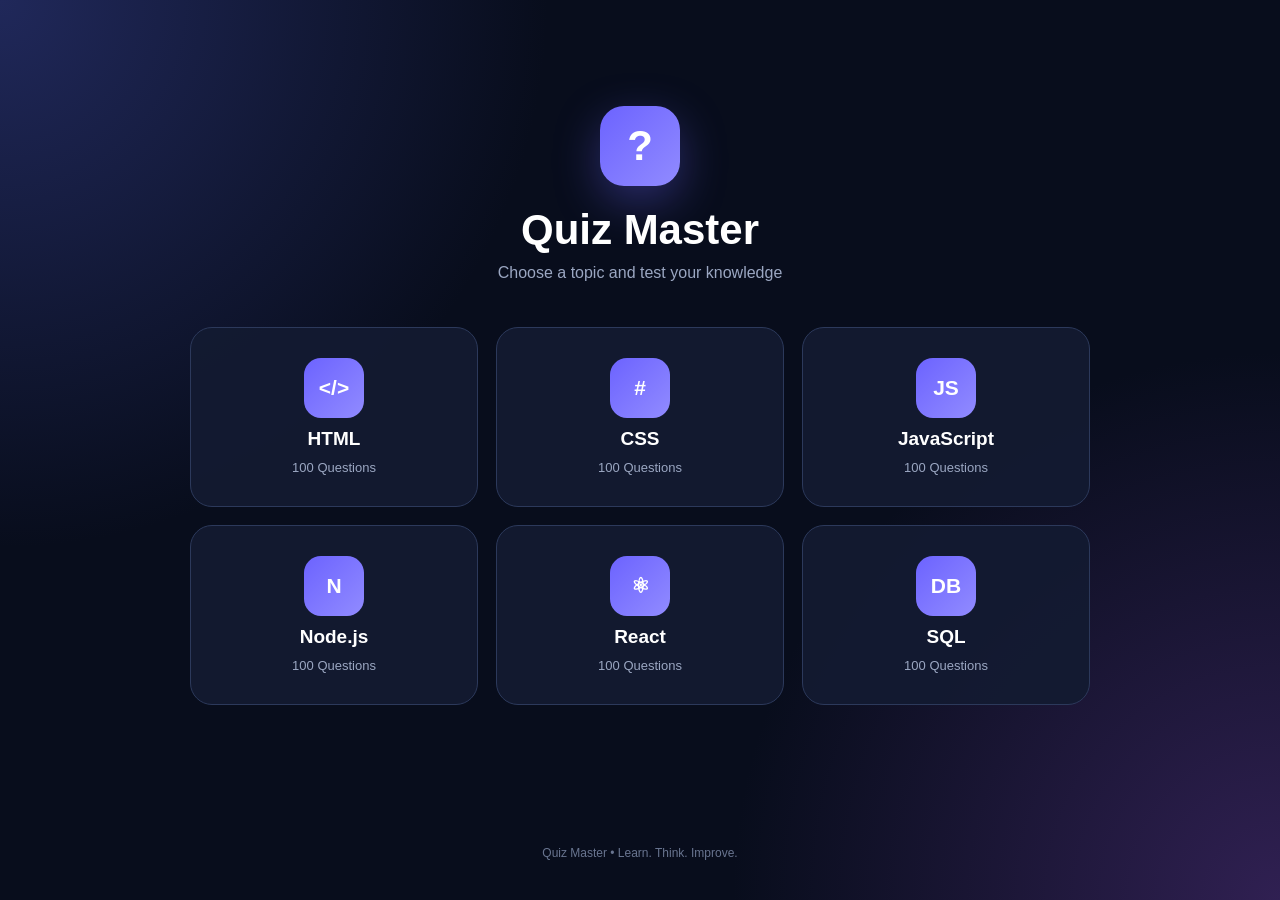
<file: quiz/index.html>
<!DOCTYPE html>
<html lang="en">

<head>
    <meta charset="UTF-8">

    <meta name="viewport" content="width=device-width, initial-scale=1.0">

    <title>Quiz Master</title>

    <link rel="stylesheet" href="style.css">
</head>

<body>

    <main class="quiz-app">

        <!-- =========================
             TOPIC SCREEN
        ========================== -->

        <section id="topicScreen" class="screen">

            <div class="brand-large">
                <div class="brand-icon">?</div>

                <h1>Quiz Master</h1>

                <p>
                    Choose a topic and test your knowledge
                </p>
            </div>


            <div class="topic-grid">

                <button class="topic-card" data-topic="html">
                    <span class="topic-symbol">&lt;/&gt;</span>
                    <strong>HTML</strong>
                    <small>100 Questions</small>
                </button>

                <button class="topic-card" data-topic="css">
                    <span class="topic-symbol">#</span>
                    <strong>CSS</strong>
                    <small>100 Questions</small>
                </button>

                <button class="topic-card" data-topic="javascript">
                    <span class="topic-symbol">JS</span>
                    <strong>JavaScript</strong>
                    <small>100 Questions</small>
                </button>

                <button class="topic-card" data-topic="node">
                    <span class="topic-symbol">N</span>
                    <strong>Node.js</strong>
                    <small>100 Questions</small>
                </button>

                <button class="topic-card" data-topic="react">
                    <span class="topic-symbol">⚛</span>
                    <strong>React</strong>
                    <small>100 Questions</small>
                </button>

                <button class="topic-card" data-topic="sql">
                    <span class="topic-symbol">DB</span>
                    <strong>SQL</strong>
                    <small>100 Questions</small>
                </button>

            </div>

        </section>


        <!-- =========================
             SET SCREEN
        ========================== -->

        <section id="setScreen" class="screen hidden">

            <button id="backToTopics" class="back-btn">
                ← Back to Topics
            </button>

            <div class="screen-heading">

                <span id="selectedTopicIcon" class="topic-symbol">?</span>

                <div>
                    <h1 id="selectedTopic">HTML</h1>
                    <p>Select a question set</p>
                </div>

            </div>


            <div id="setGrid" class="set-grid"></div>

        </section>


        <!-- =========================
             QUIZ SCREEN
        ========================== -->

        <section id="quizScreen" class="screen hidden">

            <header class="quiz-header">

                <button id="backToSets" class="back-btn">
                    ← Sets
                </button>

                <div class="brand">

                    <div class="brand-icon small">
                        ?
                    </div>

                    <div>
                        <h1>Quiz Master</h1>
                        <p id="quizTopicName">HTML</p>
                    </div>

                </div>


                <div class="score-box">

                    <span>Score</span>

                    <strong id="score">
                        0
                    </strong>

                </div>

            </header>


            <!-- Progress -->

            <section class="progress-section">

                <div class="progress-info">

                    <span id="questionNumber">
                        Question 1 of 10
                    </span>

                    <span id="progressPercent">
                        10%
                    </span>

                </div>

                <div class="progress-bar">

                    <div
                        id="progress"
                        class="progress">
                    </div>

                </div>

            </section>


            <!-- Quiz Card -->

            <section class="quiz-card">

                <div class="quiz-meta">

                    <span id="category">
                        HTML
                    </span>

                    <span id="setLabel">
                        SET 1
                    </span>

                </div>


                <h2 id="question">
                    Question goes here
                </h2>


                <div
                    id="options"
                    class="options">
                </div>


                <div
                    id="feedback"
                    class="feedback">
                </div>


                <div class="quiz-controls">

                    <button
                        id="nextBtn"
                        class="next-btn"
                        disabled>

                        Next Question

                        <span>→</span>

                    </button>

                </div>

            </section>

        </section>


        <!-- =========================
             RESULT SCREEN
        ========================== -->

        <section
            id="resultScreen"
            class="screen hidden">

            <div class="result-card">

                <div class="result-icon">
                    ✓
                </div>

                <p class="result-label">
                    QUIZ COMPLETED
                </p>

                <h1 id="resultTitle">
                    HTML - Set 1
                </h1>

                <h2>
                    Your Final Score
                </h2>


                <div class="final-score">

                    <span id="finalScore">
                        0
                    </span>

                    <small>
                        / 10
                    </small>

                </div>


                <p id="resultMessage">
                    Great job!
                </p>


                <div class="result-buttons">

                    <button
                        id="retryBtn"
                        class="restart-btn">

                        Try Again

                    </button>


                    <button
                        id="setsBtn"
                        class="secondary-btn">

                        Choose Another Set

                    </button>


                    <button
                        id="topicsBtn"
                        class="secondary-btn">

                        Choose Another Topic

                    </button>

                </div>

            </div>

        </section>


        <footer>
            <p>
                Quiz Master • Learn. Think. Improve.
            </p>
        </footer>

    </main>


    <script src="script.js"></script>

</body>

</html>
</file>
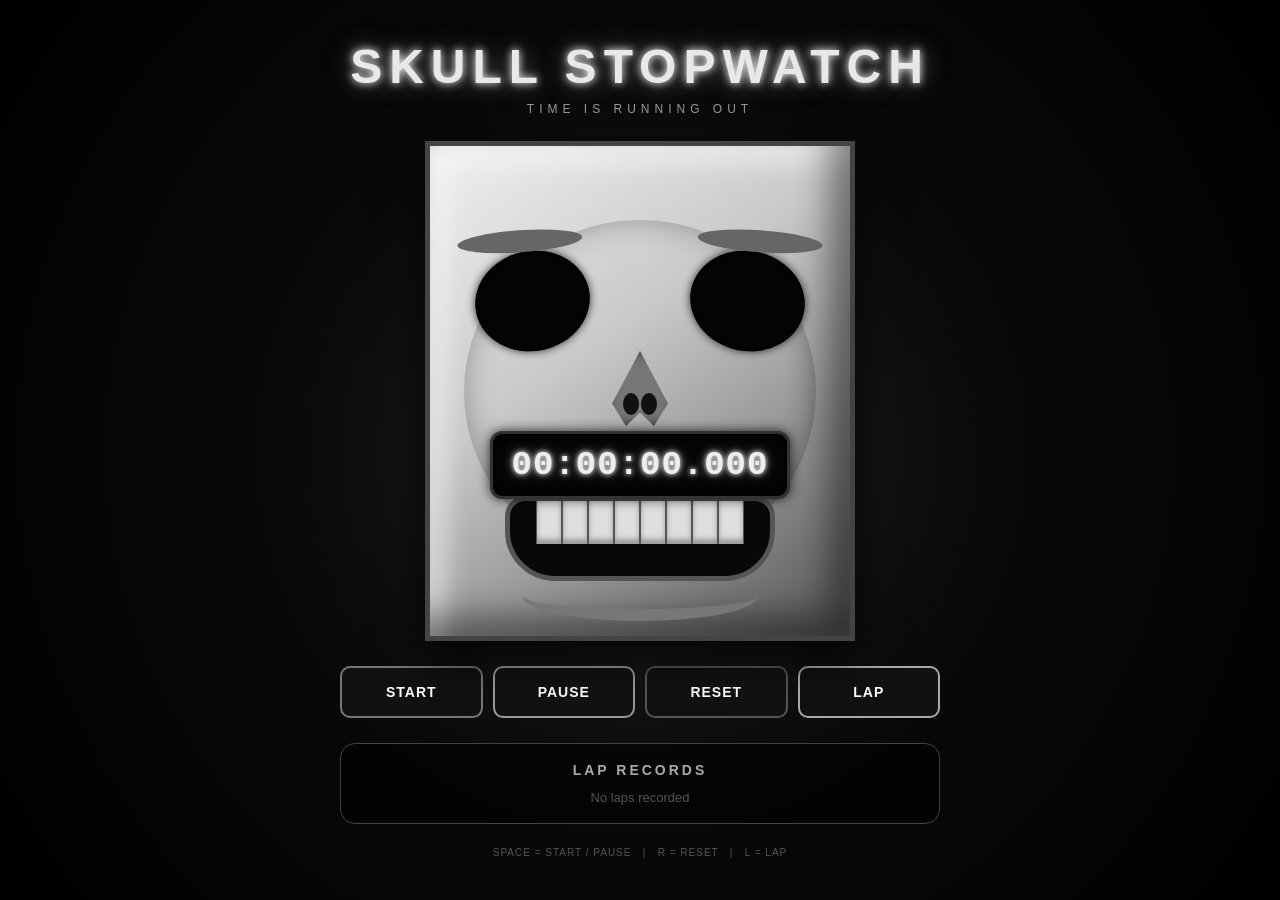
<file: stopwatch/index.html>
<!DOCTYPE html>
<html lang="en">
<head>
    <meta charset="UTF-8">
    <meta name="viewport" content="width=device-width, initial-scale=1.0">

    <title>Skull Stopwatch</title>

    <link rel="stylesheet" href="style.css">
</head>

<body>

    <main class="stopwatch-app">

        <h1>SKULL STOPWATCH</h1>
        <p class="subtitle">TIME IS RUNNING OUT</p>

        <div class="skull">

            <!-- Eyes -->
            <div class="eye left-eye"></div>
            <div class="eye right-eye"></div>

            <!-- Nose -->
            <div class="nose">
                <span></span>
                <span></span>
            </div>

            <!-- Display -->
            <div class="display">
                <div id="time">00:00:00.000</div>
            </div>

            <!-- Teeth / mouth -->
            <div class="mouth">
                <div class="teeth">
                    <span></span>
                    <span></span>
                    <span></span>
                    <span></span>
                    <span></span>
                    <span></span>
                    <span></span>
                    <span></span>
                </div>
            </div>

            <!-- Jaw -->
            <div class="jaw"></div>

        </div>

        <!-- Controls -->
        <div class="controls">

            <button id="startBtn" class="start">
                START
            </button>

            <button id="pauseBtn" class="pause">
                PAUSE
            </button>

            <button id="resetBtn" class="reset">
                RESET
            </button>

            <button id="lapBtn" class="lap">
                LAP
            </button>

        </div>

        <!-- Lap records -->
        <section class="laps-section">

            <h2>LAP RECORDS</h2>

            <div id="laps" class="laps">
                <p class="empty">No laps recorded</p>
            </div>

        </section>

        <p class="keyboard">
            SPACE = START / PAUSE &nbsp; | &nbsp; R = RESET &nbsp; | &nbsp; L = LAP
        </p>

    </main>

    <script src="script.js"></script>

</body>
</html>
</file>
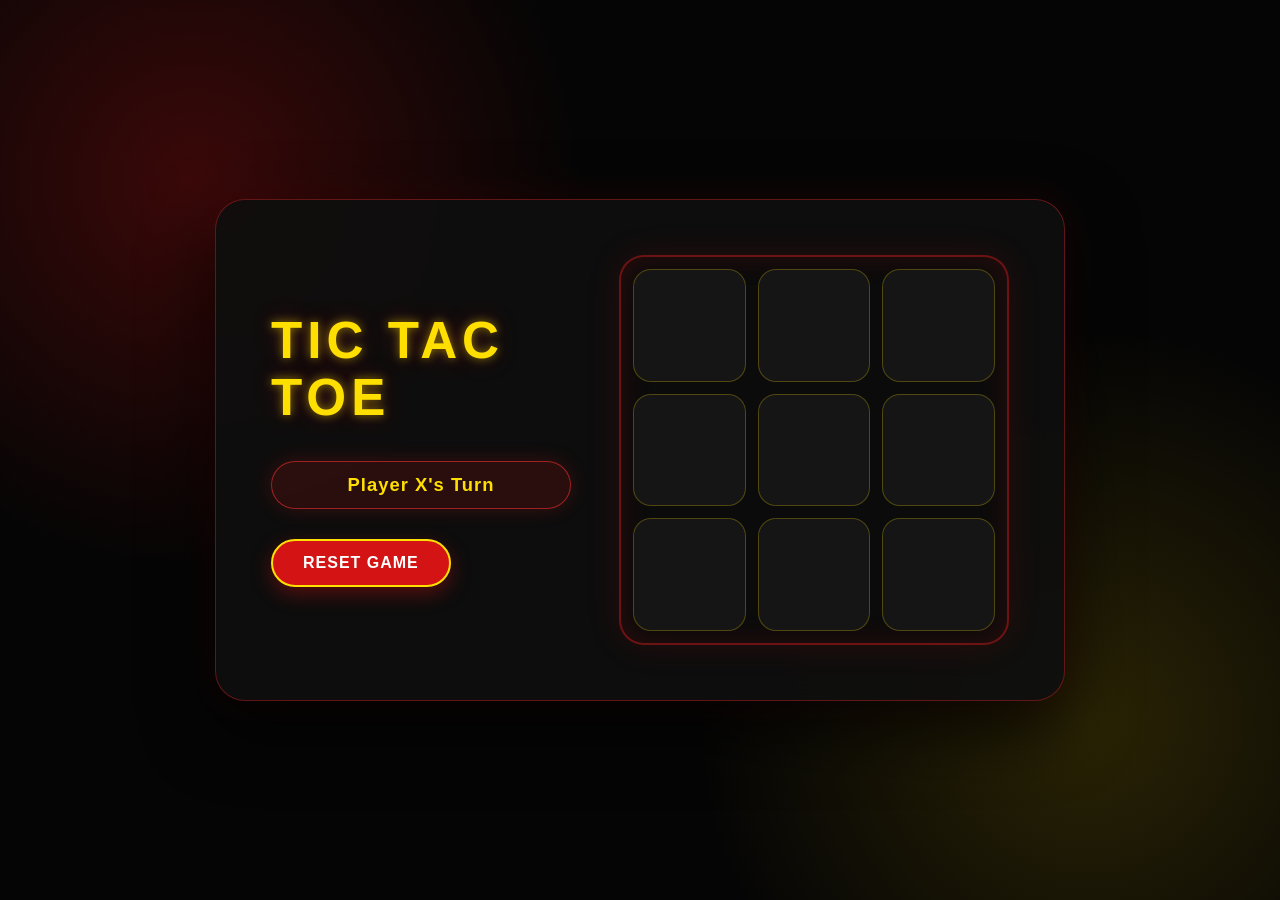
<file: tic.html>
<!DOCTYPE html>
<html lang="en">
<head>
    <meta charset="UTF-8">
    <meta name="viewport" content="width=device-width, initial-scale=1.0">
    <title>Tic Tac Toe</title>
    <link rel="stylesheet" href="toe.css">
</head>

<body>
<body>

    <div class="container">

        <div class="left-panel">

            <h1>TIC TAC TOE</h1>

            <h2 id="status">Player X's Turn</h2>

            <button id="reset">RESET GAME</button>

        </div>


        <div class="game">

            <button class="cell"></button>
            <button class="cell"></button>
            <button class="cell"></button>

            <button class="cell"></button>
            <button class="cell"></button>
            <button class="cell"></button>

            <button class="cell"></button>
            <button class="cell"></button>
            <button class="cell"></button>

        </div>

    </div>


    <script src="script.js"></script>

</body>
</body>
</html>
</file>
<file: quiz/style.css>
* {
    margin: 0;
    padding: 0;
    box-sizing: border-box;
}


:root {

    --bg-main: #080d1c;

    --bg-card: #131b31;

    --bg-option: #1a2440;

    --border: #2c395b;

    --text-main: #ffffff;

    --text-muted: #9ba7c2;

    --accent: #6c63ff;

    --accent-light: #918bff;

    --correct: #20c997;

    --wrong: #ff5c70;
}


body {

    min-height: 100vh;

    font-family:
        Arial,
        Helvetica,
        sans-serif;

    background:

        radial-gradient(
            circle at top left,
            #20285a,
            transparent 35%
        ),

        radial-gradient(
            circle at bottom right,
            #302052,
            transparent 35%
        ),

        var(--bg-main);

    color: var(--text-main);

    display: flex;

    justify-content: center;

    padding: 40px 20px;
}


.quiz-app {

    width: 100%;

    max-width: 900px;

    min-height: 90vh;

    display: flex;

    flex-direction: column;
}


.hidden {
    display: none !important;
}


.screen {
    width: 100%;
}


/* =========================
   TOPIC SCREEN
========================= */


#topicScreen {

    margin: auto;

    padding: 20px 0;
}


.brand-large {

    text-align: center;

    margin-bottom: 45px;
}


.brand-large .brand-icon {

    width: 80px;

    height: 80px;

    margin: 0 auto 20px;

    border-radius: 24px;

    display: flex;

    justify-content: center;

    align-items: center;

    background:
        linear-gradient(
            135deg,
            var(--accent),
            var(--accent-light)
        );

    font-size: 42px;

    font-weight: bold;

    box-shadow:
        0 15px 45px
        rgba(108, 99, 255, 0.35);
}


.brand-large h1 {

    font-size: 42px;

    margin-bottom: 10px;
}


.brand-large p {

    color: var(--text-muted);

    font-size: 16px;
}


/* =========================
   TOPIC GRID
========================= */


.topic-grid {

    display: grid;

    grid-template-columns:
        repeat(3, 1fr);

    gap: 18px;
}


.topic-card {

    min-height: 180px;

    padding: 25px;

    border-radius: 22px;

    border: 1px solid var(--border);

    background:
        rgba(19, 27, 49, 0.92);

    color: white;

    cursor: pointer;

    display: flex;

    flex-direction: column;

    align-items: center;

    justify-content: center;

    gap: 10px;

    transition:
        transform 0.2s ease,
        border-color 0.2s ease,
        box-shadow 0.2s ease,
        background 0.2s ease;
}


.topic-card:hover {

    transform: translateY(-6px);

    border-color: var(--accent);

    background:
        rgba(108, 99, 255, 0.12);

    box-shadow:
        0 15px 35px
        rgba(0, 0, 0, 0.3);
}


.topic-symbol {

    width: 60px;

    height: 60px;

    display: flex;

    justify-content: center;

    align-items: center;

    border-radius: 17px;

    background:
        linear-gradient(
            135deg,
            var(--accent),
            var(--accent-light)
        );

    color: white;

    font-size: 21px;

    font-weight: bold;
}


.topic-card strong {

    font-size: 19px;
}


.topic-card small {

    color: var(--text-muted);

    font-size: 13px;
}


/* =========================
   SET SCREEN
========================= */


.back-btn {

    border: 1px solid var(--border);

    background: rgba(19, 27, 49, 0.8);

    color: var(--text-muted);

    padding: 10px 16px;

    border-radius: 10px;

    cursor: pointer;

    font-size: 13px;

    transition: 0.2s ease;
}


.back-btn:hover {

    color: white;

    border-color: var(--accent);

    background:
        rgba(108, 99, 255, 0.12);
}


.screen-heading {

    display: flex;

    align-items: center;

    gap: 18px;

    margin: 35px 0;
}


.screen-heading h1 {

    font-size: 30px;

    margin-bottom: 5px;
}


.screen-heading p {

    color: var(--text-muted);
}


.set-grid {

    display: grid;

    grid-template-columns:
        repeat(5, 1fr);

    gap: 15px;
}


.set-card {

    min-height: 125px;

    border: 1px solid var(--border);

    background:
        rgba(19, 27, 49, 0.92);

    color: white;

    border-radius: 17px;

    cursor: pointer;

    transition: 0.2s ease;

    display: flex;

    flex-direction: column;

    justify-content: center;

    align-items: center;

    gap: 7px;
}


.set-card:hover {

    transform: translateY(-4px);

    border-color: var(--accent);

    background:
        rgba(108, 99, 255, 0.14);

    box-shadow:
        0 12px 30px
        rgba(0, 0, 0, 0.3);
}


.set-card strong {

    font-size: 17px;
}


.set-card span {

    color: var(--text-muted);

    font-size: 12px;
}


/* =========================
   QUIZ HEADER
========================= */


.quiz-header {

    display: grid;

    grid-template-columns:
        1fr auto 1fr;

    align-items: center;

    margin-bottom: 30px;
}


.quiz-header > .back-btn {

    justify-self: start;
}


.brand {

    display: flex;

    align-items: center;

    gap: 12px;

    justify-self: center;
}


.brand-icon.small {

    width: 43px;

    height: 43px;

    border-radius: 13px;

    display: flex;

    align-items: center;

    justify-content: center;

    background:
        linear-gradient(
            135deg,
            var(--accent),
            var(--accent-light)
        );

    font-size: 22px;

    font-weight: bold;
}


.brand h1 {

    font-size: 20px;

    margin-bottom: 3px;
}


.brand p {

    color: var(--text-muted);

    font-size: 12px;
}


.score-box {

    justify-self: end;

    text-align: right;
}


.score-box span {

    display: block;

    color: var(--text-muted);

    font-size: 12px;

    margin-bottom: 3px;
}


.score-box strong {

    font-size: 24px;
}


/* =========================
   PROGRESS
========================= */


.progress-section {

    margin-bottom: 22px;
}


.progress-info {

    display: flex;

    justify-content: space-between;

    color: var(--text-muted);

    font-size: 13px;

    margin-bottom: 9px;
}


.progress-bar {

    width: 100%;

    height: 8px;

    border-radius: 20px;

    background: #202a45;

    overflow: hidden;
}


.progress {

    width: 10%;

    height: 100%;

    background:
        linear-gradient(
            90deg,
            var(--accent),
            var(--accent-light)
        );

    border-radius: 20px;

    transition:
        width 0.4s ease;
}


/* =========================
   QUIZ CARD
========================= */


.quiz-card {

    padding: 38px;

    border-radius: 25px;

    border: 1px solid var(--border);

    background:
        rgba(19, 27, 49, 0.94);

    box-shadow:
        0 25px 70px
        rgba(0, 0, 0, 0.35);

    animation:
        cardAppear 0.35s ease;
}


@keyframes cardAppear {

    from {

        opacity: 0;

        transform:
            translateY(12px);
    }

    to {

        opacity: 1;

        transform:
            translateY(0);
    }
}


.quiz-meta {

    display: flex;

    justify-content: space-between;

    margin-bottom: 20px;
}


.quiz-meta span {

    padding: 7px 12px;

    border-radius: 20px;

    font-size: 11px;

    font-weight: bold;

    letter-spacing: 1px;
}


.quiz-meta span:first-child {

    background:
        rgba(108, 99, 255, 0.15);

    color: var(--accent-light);
}


.quiz-meta span:last-child {

    background:
        rgba(255, 255, 255, 0.06);

    color: var(--text-muted);
}


.quiz-card h2 {

    font-size: 27px;

    line-height: 1.4;

    margin-bottom: 30px;
}


/* =========================
   OPTIONS
========================= */


.options {

    display: grid;

    grid-template-columns:
        1fr 1fr;

    gap: 15px;
}


.option {

    width: 100%;

    display: flex;

    align-items: center;

    gap: 15px;

    padding: 17px;

    border-radius: 15px;

    border: 1px solid var(--border);

    background: var(--bg-option);

    color: white;

    cursor: pointer;

    text-align: left;

    transition:
        transform 0.2s ease,
        border-color 0.2s ease,
        background 0.2s ease;
}


.option:hover {

    transform:
        translateY(-3px);

    border-color:
        var(--accent);

    background:
        #232e4e;
}


.option-letter {

    min-width: 38px;

    height: 38px;

    display: flex;

    align-items: center;

    justify-content: center;

    border-radius: 10px;

    background: #293352;

    color: #d1d7e8;

    font-weight: bold;
}


.option-text {

    font-size: 15px;

    line-height: 1.4;
}


.option.correct {

    border-color:
        var(--correct);

    background:
        rgba(32, 201, 151, 0.12);
}


.option.correct .option-letter {

    background:
        var(--correct);

    color: white;
}


.option.wrong {

    border-color:
        var(--wrong);

    background:
        rgba(255, 92, 112, 0.12);
}


.option.wrong .option-letter {

    background:
        var(--wrong);

    color: white;
}


.option.disabled {

    pointer-events: none;

    cursor: default;
}


/* =========================
   FEEDBACK
========================= */


.feedback {

    min-height: 24px;

    margin-top: 18px;

    font-size: 14px;

    font-weight: bold;
}


/* =========================
   CONTROLS
========================= */


.quiz-controls {

    display: flex;

    justify-content: flex-end;

    margin-top: 25px;
}


.next-btn {

    border: none;

    padding: 14px 22px;

    border-radius: 13px;

    background:
        linear-gradient(
            135deg,
            var(--accent),
            var(--accent-light)
        );

    color: white;

    font-weight: bold;

    cursor: pointer;

    display: flex;

    align-items: center;

    gap: 10px;

    transition: 0.2s ease;
}


.next-btn:hover:not(:disabled) {

    transform:
        translateY(-2px);

    box-shadow:
        0 10px 25px
        rgba(108, 99, 255, 0.35);
}


.next-btn:disabled {

    opacity: 0.4;

    cursor: not-allowed;
}


/* =========================
   RESULT
========================= */


.result-card {

    margin: 50px auto;

    max-width: 650px;

    text-align: center;

    padding: 50px 35px;

    border-radius: 25px;

    border: 1px solid var(--border);

    background:
        rgba(19, 27, 49, 0.95);

    box-shadow:
        0 25px 70px
        rgba(0, 0, 0, 0.35);
}


.result-icon {

    width: 75px;

    height: 75px;

    margin: 0 auto 20px;

    display: flex;

    justify-content: center;

    align-items: center;

    border-radius: 50%;

    border: 2px solid var(--correct);

    color: var(--correct);

    background:
        rgba(32, 201, 151, 0.12);

    font-size: 38px;

    font-weight: bold;
}


.result-label {

    color:
        var(--accent-light);

    font-size: 11px;

    letter-spacing: 2px;

    font-weight: bold;

    margin-bottom: 10px;
}


.result-card h1 {

    font-size: 28px;

    margin-bottom: 20px;
}


.result-card h2 {

    color: var(--text-muted);

    font-size: 17px;

    font-weight: normal;
}


.final-score {

    margin: 15px 0;

    display: flex;

    justify-content: center;

    align-items: baseline;

    gap: 5px;
}


.final-score span {

    font-size: 70px;

    font-weight: bold;

    background:
        linear-gradient(
            135deg,
            var(--accent-light),
            white
        );

    -webkit-background-clip: text;

    -webkit-text-fill-color: transparent;
}


.final-score small {

    color: var(--text-muted);

    font-size: 20px;
}


#resultMessage {

    color: var(--text-muted);

    margin-bottom: 30px;
}


.result-buttons {

    display: flex;

    flex-wrap: wrap;

    justify-content: center;

    gap: 10px;
}


.restart-btn,
.secondary-btn {

    padding: 13px 20px;

    border-radius: 12px;

    cursor: pointer;

    font-weight: bold;

    transition: 0.2s ease;
}


.restart-btn {

    border: none;

    color: white;

    background:
        linear-gradient(
            135deg,
            var(--accent),
            var(--accent-light)
        );
}


.secondary-btn {

    border: 1px solid var(--border);

    background: var(--bg-option);

    color: white;
}


.restart-btn:hover,
.secondary-btn:hover {

    transform:
        translateY(-2px);
}


/* =========================
   FOOTER
========================= */


footer {

    text-align: center;

    margin-top: auto;

    padding-top: 30px;

    color: #697590;

    font-size: 12px;
}


/* =========================
   MOBILE
========================= */


@media (max-width: 700px) {

    body {

        padding: 20px 15px;
    }


    .brand-large h1 {

        font-size: 32px;
    }


    .topic-grid {

        grid-template-columns:
            1fr 1fr;
    }


    .set-grid {

        grid-template-columns:
            repeat(2, 1fr);
    }


    .quiz-header {

        grid-template-columns:
            1fr auto;

        gap: 15px;
    }


    .quiz-header .brand {

        grid-column: 1 / -1;

        grid-row: 1;

        justify-self: center;
    }


    .quiz-header .back-btn {

        grid-row: 2;
    }


    .score-box {

        grid-row: 2;
    }


    .quiz-card {

        padding: 25px 20px;
    }


    .quiz-card h2 {

        font-size: 22px;
    }


    .options {

        grid-template-columns: 1fr;
    }


    .result-card {

        padding: 40px 20px;
    }
}


@media (max-width: 450px) {

    .topic-grid {

        grid-template-columns: 1fr;
    }


    .set-grid {

        grid-template-columns:
            1fr 1fr;
    }


    .screen-heading h1 {

        font-size: 25px;
    }
}
</file>
<file: stopwatch/style.css>
* {
    margin: 0;
    padding: 0;
    box-sizing: border-box;
}

body {
    min-height: 100vh;
    background:
        radial-gradient(circle at center, #252525 0%, #090909 45%, #000000 100%);
    color: white;
    font-family: Arial, Helvetica, sans-serif;

    display: flex;
    justify-content: center;
    align-items: center;

    padding: 30px 15px;
}

.stopwatch-app {
    width: min(600px, 100%);
    text-align: center;
}

h1 {
    font-size: clamp(28px, 6vw, 48px);
    letter-spacing: 7px;
    color: #e8e8e8;

    text-shadow:
        0 0 8px #ffffff,
        0 0 25px #777;
}

.subtitle {
    margin-top: 8px;
    margin-bottom: 25px;

    color: #999;
    font-size: 12px;
    letter-spacing: 5px;
}


/* =========================
   SKULL
========================= */

.skull {
    position: relative;

    width: min(430px, 90vw);
    height: 500px;

    margin: auto;

    background:
        linear-gradient(
            145deg,
            #f0f0f0,
            #c9c9c9 40%,
            #888888 75%,
            #555555
        );

    border-radius:
        48% 48%
        43% 43%
        35% 35%
        / 42% 42%
        50% 50%
        30% 30%;

    border: 5px solid #444;

    box-shadow:
        inset -20px -20px 35px rgba(0,0,0,0.45),
        inset 15px 15px 25px rgba(255,255,255,0.6),
        0 15px 40px rgba(0,0,0,0.8);

    overflow: hidden;
}


/* Skull side shadows */

.skull::before {
    content: "";

    position: absolute;
    left: 8%;
    top: 15%;

    width: 84%;
    height: 70%;

    border-radius: 50%;

    box-shadow:
        inset 0 0 30px rgba(0,0,0,0.3);

    pointer-events: none;
}


/* =========================
   EYES
========================= */

.eye {
    position: absolute;

    top: 105px;

    width: 115px;
    height: 100px;

    background: #050505;

    border-radius: 50%;

    transform: rotate(-12deg);

    box-shadow:
        inset 0 0 15px #000,
        0 0 8px rgba(0,0,0,0.8);

    z-index: 3;
}

.left-eye {
    left: 45px;
}

.right-eye {
    right: 45px;
    transform: rotate(12deg);
}


/* Angry eyebrow effect */

.eye::before {
    content: "";

    position: absolute;

    width: 125px;
    height: 22px;

    top: -22px;
    left: -5px;

    background: #666;

    border-radius: 50%;

    transform: rotate(8deg);
}

.right-eye::before {
    transform: rotate(-8deg);
}


/* =========================
   NOSE
========================= */

.nose {
    position: absolute;

    top: 205px;
    left: 50%;

    transform: translateX(-50%);

    width: 70px;
    height: 75px;

    background: #777;

    clip-path: polygon(
        50% 0%,
        90% 70%,
        70% 100%,
        50% 82%,
        30% 100%,
        10% 70%
    );

    z-index: 4;

    box-shadow: inset 0 0 15px #222;
}

.nose span {
    position: absolute;

    width: 16px;
    height: 22px;

    background: #111;

    border-radius: 50%;
}

.nose span:first-child {
    left: 18px;
    top: 42px;
}

.nose span:last-child {
    right: 18px;
    top: 42px;
}


/* =========================
   TIMER DISPLAY
========================= */

.display {
    position: absolute;

    left: 50%;
    top: 285px;

    transform: translateX(-50%);

    width: 300px;

    padding: 12px 8px;

    background: #050505;

    border: 3px solid #333;

    border-radius: 12px;

    z-index: 8;

    box-shadow:
        inset 0 0 15px #000,
        0 0 12px rgba(0,0,0,0.8);
}

#time {
    color: #eeeeee;

    font-family: "Courier New", monospace;

    font-size: clamp(22px, 5vw, 34px);

    font-weight: bold;

    letter-spacing: 1px;

    text-shadow:
        0 0 5px white,
        0 0 12px #888;
}


/* =========================
   MOUTH
========================= */

.mouth {
    position: absolute;

    left: 50%;
    bottom: 55px;

    transform: translateX(-50%);

    width: 270px;
    height: 85px;

    background: #080808;

    border-radius: 20px 20px 50px 50px;

    border: 5px solid #555;

    z-index: 4;
}


/* Teeth */

.teeth {
    display: flex;

    justify-content: center;
    align-items: flex-start;

    height: 100%;
}

.teeth span {
    width: 26px;
    height: 43px;

    background: #dedede;

    border-left: 1px solid #555;
    border-right: 1px solid #555;

    box-shadow:
        inset 0 -5px 5px rgba(0,0,0,0.3);
}


/* =========================
   JAW
========================= */

.jaw {
    position: absolute;

    left: 50%;
    bottom: 15px;

    transform: translateX(-50%);

    width: 235px;
    height: 50px;

    border-bottom: 12px solid #777;

    border-radius: 0 0 50% 50%;

    z-index: 3;
}


/* =========================
   BUTTONS
========================= */

.controls {
    margin-top: 25px;

    display: grid;

    grid-template-columns: repeat(4, 1fr);

    gap: 10px;
}

.controls button {
    min-height: 52px;

    border: 2px solid #555;

    border-radius: 10px;

    background: #111;

    color: white;

    font-size: 14px;
    font-weight: bold;

    letter-spacing: 1px;

    cursor: pointer;

    transition: 0.15s;
}

.controls button:hover {
    transform: translateY(-3px);

    background: #222;

    box-shadow: 0 5px 15px rgba(255,255,255,0.15);
}

.controls button:active {
    transform: scale(0.94);
}


/* Different button styles */

.start {
    border-color: #777 !important;
}

.pause {
    border-color: #999 !important;
}

.reset {
    border-color: #555 !important;
}

.lap {
    border-color: #aaa !important;
}


/* =========================
   LAP RECORDS
========================= */

.laps-section {
    margin-top: 25px;

    padding: 18px;

    background: rgba(0,0,0,0.6);

    border: 1px solid #444;

    border-radius: 15px;
}

.laps-section h2 {
    font-size: 14px;

    letter-spacing: 3px;

    color: #aaa;

    margin-bottom: 12px;
}

.laps {
    max-height: 180px;

    overflow-y: auto;
}

.empty {
    color: #555;

    font-size: 13px;
}

.lap-item {
    display: flex;

    justify-content: space-between;

    padding: 9px 12px;

    border-bottom: 1px solid #292929;

    font-family: "Courier New", monospace;

    font-size: 14px;
}

.lap-number {
    color: #999;
}

.lap-time {
    color: #eee;
}


/* =========================
   KEYBOARD INFO
========================= */

.keyboard {
    margin-top: 20px;

    color: #555;

    font-size: 10px;

    letter-spacing: 1px;

    line-height: 1.7;
}


/* =========================
   RESPONSIVE
========================= */

@media (max-width: 500px) {

    .skull {
        height: 440px;
    }

    .eye {
        width: 90px;
        height: 80px;

        top: 95px;
    }

    .left-eye {
        left: 35px;
    }

    .right-eye {
        right: 35px;
    }

    .display {
        top: 260px;
        width: 260px;
    }

    .mouth {
        width: 230px;
        bottom: 45px;
    }

    .teeth span {
        width: 21px;
    }

    .controls {
        grid-template-columns: repeat(2, 1fr);
    }
}

@media (max-width: 350px) {

    .skull {
        height: 400px;
    }

    .eye {
        width: 75px;
        height: 70px;

        top: 80px;
    }

    .left-eye {
        left: 25px;
    }

    .right-eye {
        right: 25px;
    }

    .display {
        top: 235px;
        width: 220px;
    }

    #time {
        font-size: 20px;
    }

    .mouth {
        width: 200px;
        bottom: 35px;
    }

    .teeth span {
        width: 18px;
    }
}
</file>
<file: toe.css>
/* =========================
   BASIC RESET
   ========================= */

* {
    margin: 0;
    padding: 0;
    box-sizing: border-box;
}

/* =========================
   BODY
   ========================= */

body {
    min-height: 100vh;

    display: flex;
    justify-content: center;
    align-items: center;

    font-family: "Segoe UI", Arial, sans-serif;

    background:
        radial-gradient(
            circle at 15% 20%,
            rgba(220, 20, 20, 0.25),
            transparent 30%
        ),
        radial-gradient(
            circle at 85% 80%,
            rgba(255, 210, 0, 0.15),
            transparent 30%
        ),
        #050505;

    color: #ffffff;

    overflow: hidden;
}

/* =========================
   MAIN CONTAINER
   ========================= */

.container {
    width: 850px;
    min-height: 500px;

    display: flex;
    align-items: center;
    justify-content: space-between;

    padding: 55px;

    background: rgba(15, 15, 15, 0.92);

    border: 1px solid rgba(255, 40, 40, 0.35);

    border-radius: 30px;

    box-shadow:
        0 25px 70px rgba(0, 0, 0, 0.8),
        0 0 40px rgba(220, 20, 20, 0.12);

    backdrop-filter: blur(20px);
}

/* =========================
   LEFT PANEL
   ========================= */

.left-panel {
    width: 40%;

    display: flex;
    flex-direction: column;

    align-items: flex-start;
    justify-content: center;
}

/* =========================
   TITLE
   ========================= */

h1 {
    font-size: 3.2rem;

    font-weight: 900;

    letter-spacing: 5px;

    line-height: 1.1;

    margin-bottom: 35px;

    text-transform: uppercase;

    color: #ffdf00;

    text-shadow:
        0 0 10px rgba(255, 223, 0, 0.5),
        0 0 25px rgba(255, 30, 30, 0.25);
}

/* =========================
   STATUS
   ========================= */

#status {
    min-width: 300px;

    margin-bottom: 30px;

    padding: 12px 22px;

    border-radius: 50px;

    background: rgba(255, 30, 30, 0.12);

    border: 1px solid rgba(255, 50, 50, 0.55);

    color: #ffdf00;

    font-size: 1.15rem;

    font-weight: 700;

    letter-spacing: 1px;

    text-align: center;

    box-shadow:
        0 0 20px rgba(255, 30, 30, 0.18);
}

/* =========================
   RESET BUTTON
   ========================= */

#reset {
    padding: 13px 30px;

    border: 2px solid #ffdf00;

    border-radius: 50px;

    background: #d41414;

    color: #ffffff;

    font-size: 1rem;

    font-weight: 800;

    letter-spacing: 1px;

    cursor: pointer;

    transition: all 0.2s ease;

    box-shadow:
        0 7px 20px rgba(220, 20, 20, 0.35);
}

#reset:hover {
    background: #ffdf00;

    color: #000000;

    transform: translateY(-3px);

    box-shadow:
        0 10px 30px rgba(255, 223, 0, 0.45);
}

#reset:active {
    transform: scale(0.95);
}

/* =========================
   GAME BOARD
   ========================= */

.game {
    width: 390px;
    height: 390px;

    padding: 12px;

    display: grid;

    grid-template-columns: repeat(3, 1fr);

    grid-template-rows: repeat(3, 1fr);

    gap: 12px;

    background: #0b0b0b;

    border: 2px solid rgba(255, 30, 30, 0.4);

    border-radius: 25px;

    box-shadow:
        inset 0 0 30px rgba(220, 20, 20, 0.15),
        0 0 35px rgba(220, 20, 20, 0.12);
}

/* =========================
   CELLS
   ========================= */

.cell {
    width: 100%;
    height: 100%;

    border: 1px solid rgba(255, 223, 0, 0.25);

    border-radius: 18px;

    background: #151515;

    color: #ffdf00;

    font-size: 4rem;

    font-weight: 900;

    cursor: pointer;

    transition:
        transform 0.2s ease,
        background 0.2s ease,
        box-shadow 0.2s ease,
        border 0.2s ease;
}

.cell:hover {
    background: #220808;

    border-color: #ffdf00;

    transform: scale(1.04);

    box-shadow:
        0 0 20px rgba(255, 30, 30, 0.35),
        inset 0 0 15px rgba(255, 223, 0, 0.08);
}

.cell:active {
    transform: scale(0.95);
}

/* =========================
   WINNING CELLS
   ========================= */

.cell.winner {
    background: #d41414;

    color: #ffdf00;

    border-color: #ffdf00;

    animation: winnerPulse 0.5s infinite alternate;
}

@keyframes winnerPulse {

    from {
        transform: scale(1);

        box-shadow:
            0 0 10px rgba(255, 223, 0, 0.4);
    }

    to {
        transform: scale(1.08);

        box-shadow:
            0 0 25px rgba(255, 223, 0, 0.8),
            0 0 45px rgba(255, 30, 30, 0.6);
    }
}

/* =========================
   CONFETTI
   ========================= */

.confetti {
    position: fixed;

    top: -20px;

    width: 10px;
    height: 18px;

    z-index: 9999;

    pointer-events: none;

    animation: fall 2s linear forwards;
}

@keyframes fall {

    0% {
        transform:
            translateY(0)
            rotate(0deg);

        opacity: 1;
    }

    100% {
        transform:
            translateY(110vh)
            rotate(720deg);

        opacity: 0;
    }
}

/* =========================
   MOBILE
   ========================= */

@media (max-width: 850px) {

    body {
        overflow: auto;
    }

    .container {
        width: 95%;

        flex-direction: column;

        gap: 35px;

        padding: 35px 20px;
    }

    .left-panel {
        width: 100%;

        align-items: center;

        text-align: center;
    }

    h1 {
        font-size: 2.5rem;

        margin-bottom: 20px;
    }

    #status {
        margin-bottom: 20px;

        min-width: 280px;
    }

    .game {
        width: 330px;
        height: 330px;
    }

    .cell {
        font-size: 3rem;
    }
}
</file>
